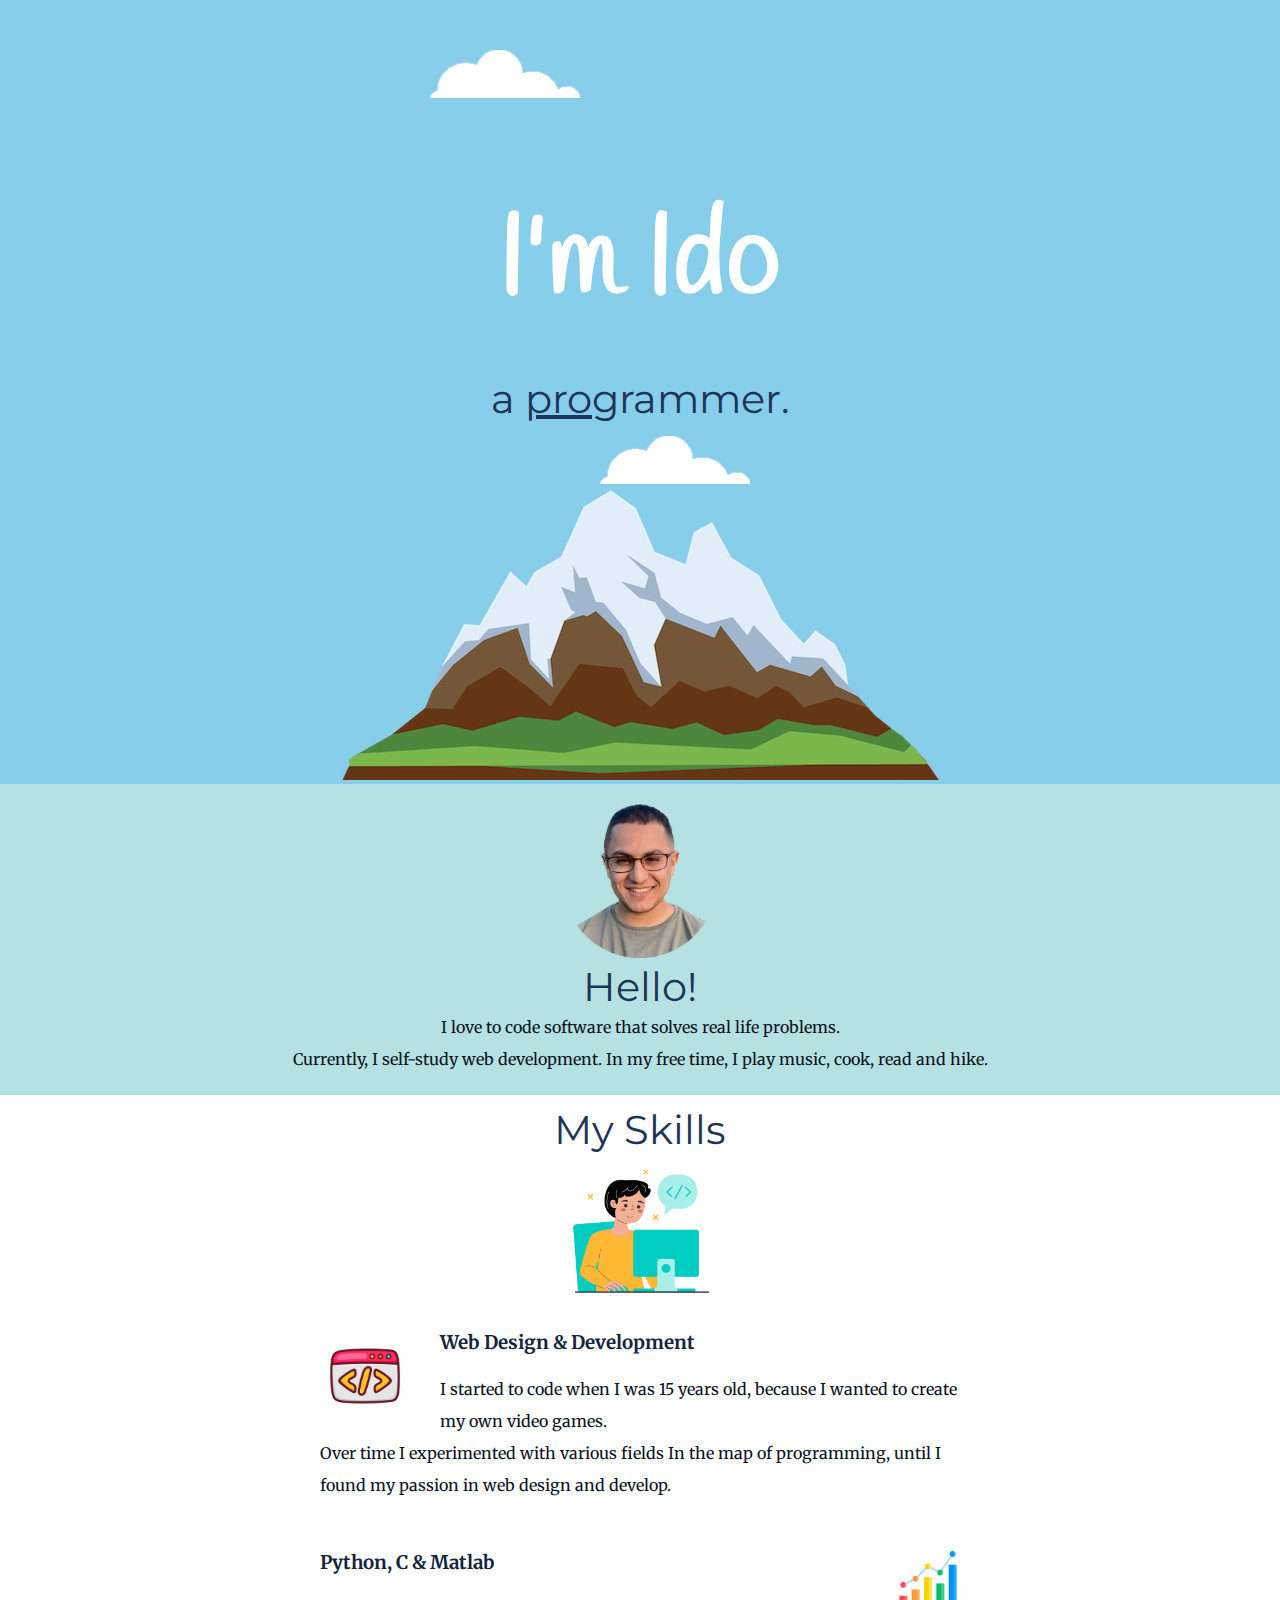
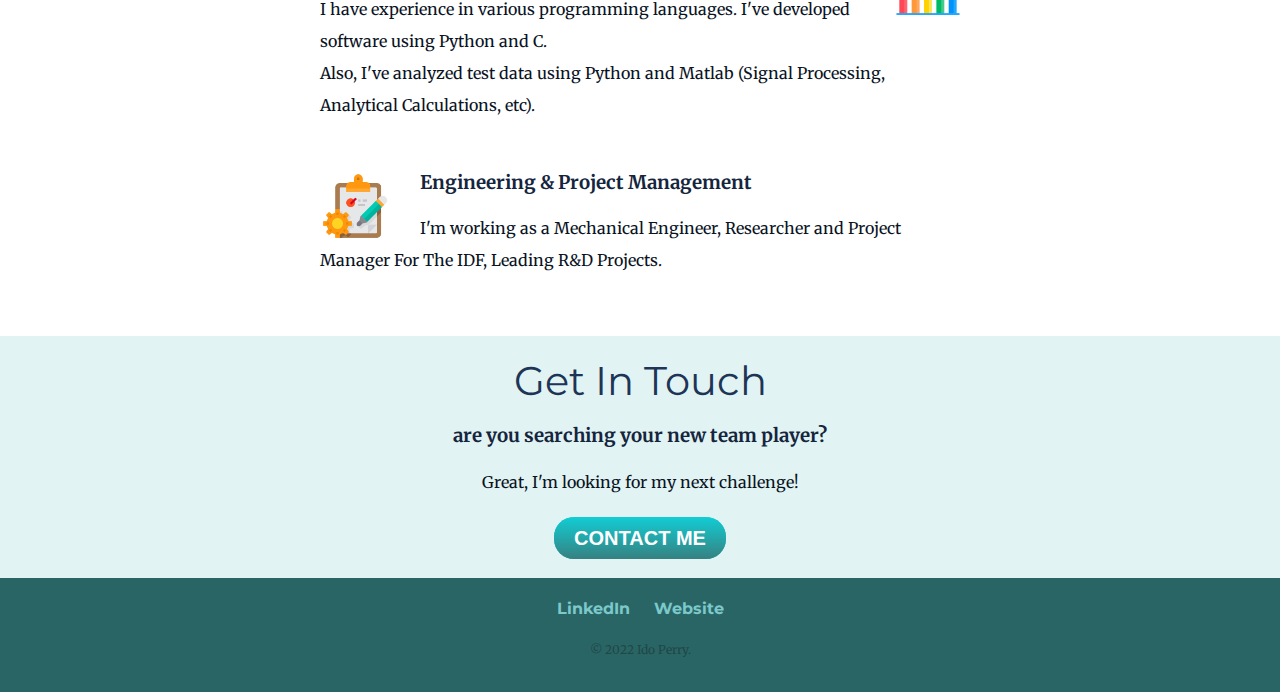
<file: index.html>
<!DOCTYPE html>
<html lang="en">
<head>
    <meta charset="UTF-8">
    <meta http-equiv="X-UA-Compatible" content="IE=edge">
    <meta name="viewport" content="width=device-width, initial-scale=1.0">
    <title>Ido Perry</title>
    <link rel="stylesheet" href="css/styles.css">
    <link rel="icon" href="icon/p.ico">
    <!-- Fonts -->
    <link rel="preconnect" href="https://fonts.googleapis.com">
    <link rel="preconnect" href="https://fonts.gstatic.com" crossorigin>
    <link href="https://fonts.googleapis.com/css2?family=Handlee&family=Merriweather&family=Montserrat&display=swap" rel="stylesheet">
</head>
<body>
    <div class="top-container">
        <h1>I'm Ido</h1>
        <h2>a <u> pro</u>grammer.</h2>
        <img class= "top-cloud" src="images/cloud.png" alt="cloud-img">
        <img src="images/mountain.png" alt="mountain-img">
        <img class= "bottom-cloud" src="images/cloud.png" alt="cloud-img">
    </div>
    <div class="middle-container">
        <div class="profile">
            <img src="images/profile_circle.png" alt="Ido Perry" class="profile-img">
            <h2>Hello!</h2>
            <p>I love to code software that solves real life problems. <br>
            Currently, I self-study web development. In my free time, I play music, cook, read and hike.</p>
        </div>
    </div>
    <div class="skills">
        <h2>My Skills</h2>
            <img class="skills-header-img" src="images/programming_ido.png" alt="skills-img">
            <div class="skill-row">
            <img class="web-dev-img" src="images/web-development.png" alt="web development-img">                
            <h3>Web Design & Development </h3>
            <p>I started to code when I was 15 years old, because I wanted to create my own video games.<br>
                Over time I experimented with various fields In the map of programming, until I found my passion in web design and develop.</p>
            </div>
        <div class="skill-row">
            <img class="programming-languages-img" src="images/analysis.png" alt="Python, C & Matlab-img">
            <h3>Python, C & Matlab </h3>
            <p>I have experience in various programming languages. I've developed software using Python and C.<br> 
                Also, I've analyzed test data using Python and Matlab (Signal Processing, Analytical Calculations, etc).
            </p>
        </div>
        <div class="skill-row">
            <img class="project-management-img" src="images/project-management.png" alt="project management-img">                            
            <h3>Engineering & Project Management </h3>
            <p>I'm working as a Mechanical Engineer, Researcher and Project Manager For The IDF, Leading R&D Projects.
            </p>
        </div>        
    </div>
</div>
<div class="contact-container">
    <div class="contact-me">
        <h2>Get In Touch</h2>
        <h3>are you searching your new team player?</h3>
        <p>Great, I'm looking for my next challenge!</p>
        <br>
        <a class="btn" href="mailto:idoperry.e@gmail.com">CONTACT ME</a>
    </div>
</div>

<div class="bottom-container">
    <br>
    <a class="footer-link" href="https://www.linkedin.com/in/ido-perry-518170225/">LinkedIn</a>
    <a class="footer-link" href="https://idoperry.github.io/cv/">Website</a>
    <p class="copy-right">© 2022 Ido Perry.</p>
</div>

</body>
</html>
</file>
<file: css/styles.css>
div{
    margin: 0;
    height: auto;
}

body{
    text-align: center;
    margin: 0;
    background-color: #F5F5F5;
	font-family: "Merriweather", serif;
    color: #525252;
}

h1{
    line-height: 2;
    color: white;
    font-size: 7rem;
    margin: 50px auto 0 auto;
    font-family: "Handlee", sans-serif;
}

h2{
    color: #1D3557;
    font-size: 2.5rem;
    margin: 0 auto;
    font-family: "Montserrat", sans-serif;
    font-weight: normal;
}

h3{
    color: #14253D;
    font-family: "Merriweather", sans-serif;
}

p{
    color: #0A131F;
    font-family: "Merriweather", sans-serif;
    margin: 0px;
    line-height: 2;
}

a{
    color: #7CC9CB;
    font-family: "Montserrat", sans-serif;
    font-style: none;
    margin: 10px 10px;
    text-decoration: none;
    font-weight: bold;
}

/************************* CLASS *************************/

.copy-right{
    color: #1E4848;
    padding: 20px 0px;
    font-size: 0.75rem;
}

.top-container
{
    background-color: #7CC9CB;
    position: relative;
    padding-top: 100px;
    height: auto;
}

.middle-container
{
    padding-top: 20px;
    padding-bottom: 20px;
    background-color: #B6E1E2;
}

.skills
{
    background-color: white;
    padding-top: 10px;
    padding-bottom: 10px;
}

.contact-container
{
    background-color: #E2F3F3;
    padding-bottom: 20px;
    padding-top: 20px;
}

.bottom-container
{
    background-color: #2A6565;
    padding-bottom: 10px;
}

.top-cloud
{
    position: absolute;
    right: 700px;
    top: 50px;
}

.bottom-cloud
{
    position: absolute;
    left: 600px;
    bottom: 300px;
}

.profile-img{
    width: 12%
}

.skills-header-img{
    width: 12%;
}

.web-dev-img{
    width: 14%;
    float: left;
    margin-right: 30px;
}

.programming-languages-img{
    width: 10%;
    float: right;
    margin-left: 30px;
}

.project-management-img{
    width: 11%;
    float: left;
    margin-right: 30px;
}

.skill-row{
    margin: 20px auto 50px auto;
    width: 50%;
    text-align: left;
}


.btn {
  background: #11cdd4;
  background-image: -webkit-linear-gradient(top, #11cdd4, #368181);
  background-image: -moz-linear-gradient(top, #11cdd4, #368181);
  background-image: -ms-linear-gradient(top, #11cdd4, #368181);
  background-image: -o-linear-gradient(top, #11cdd4, #368181);
  background-image: linear-gradient(to bottom, #11cdd4, #368181);
  -webkit-border-radius: 20;
  -moz-border-radius: 20;
  border-radius: 20px;
  font-family: Arial;
  color: #ffffff;
  font-size: 20px;
  padding: 10px 20px 10px 20px;
  text-decoration: none;
  line-height: 2;
}


/*********************** PSEUDO CLASS *************************/

.top-container:hover{
    background-color: skyblue;
}

.middle-container:hover{
    background-color: lightblue;
}

.skills:hover{
    background-color: lightblue;
}

.contact-container:hover{
    background-color: lightblue;
}

.bottom-container:hover{
    /*background-color: #1E4848;*/
}

.profile-img:hover{
    opacity: 90%;
}
.skills-img:hover{
    opacity: 90%;
}

.btn:hover {
  background: #30e3cb;
  background-image: -webkit-linear-gradient(top, #30e3cb, #2bc4ad);
  background-image: -moz-linear-gradient(top, #30e3cb, #2bc4ad);
  background-image: -ms-linear-gradient(top, #30e3cb, #2bc4ad);
  background-image: -o-linear-gradient(top, #30e3cb, #2bc4ad);
  background-image: linear-gradient(to bottom, #30e3cb, #2bc4ad);
  text-decoration: none;
}

.footer-link:hover{
    color: #30e3cb;
}
/************************* COLOR PALLETE *************************/
/**** https://coolors.co/e63946-f1faee-7cc9cb-457b9d-1d3557 *****/
</file>
